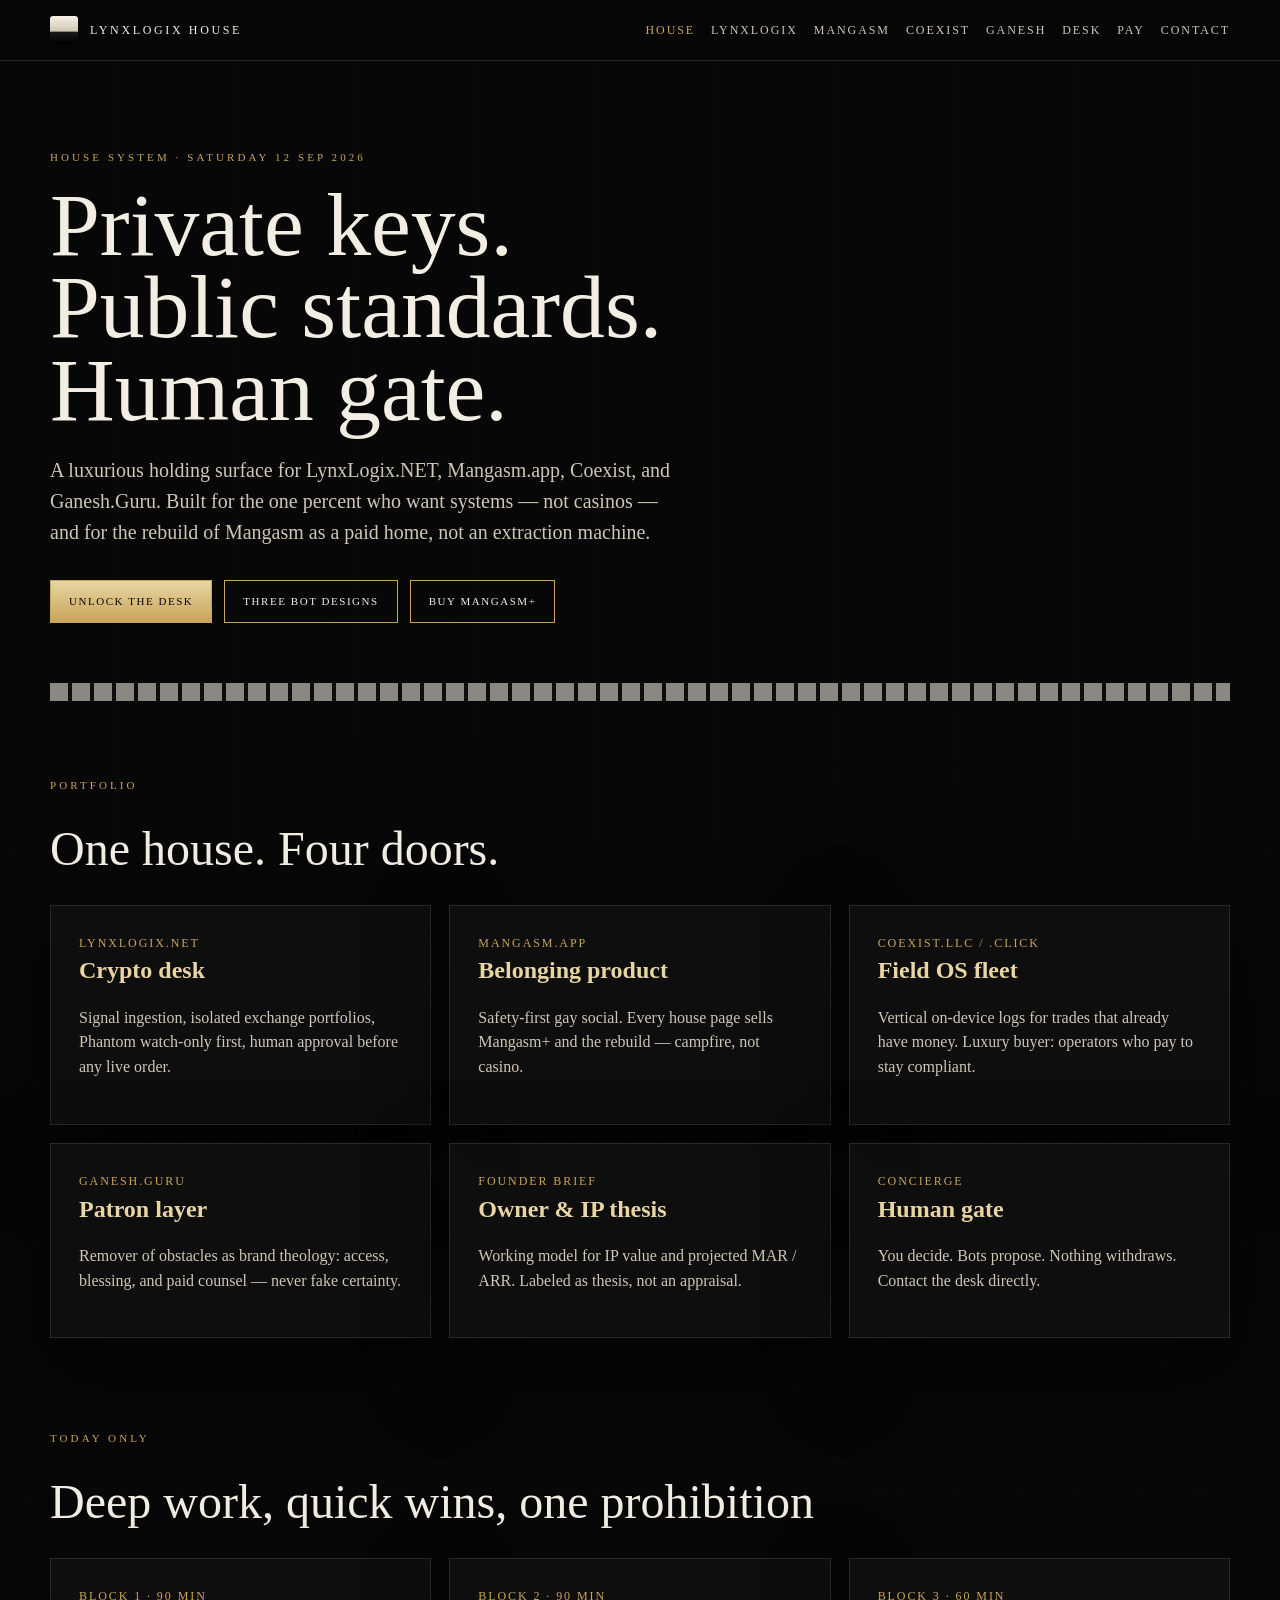
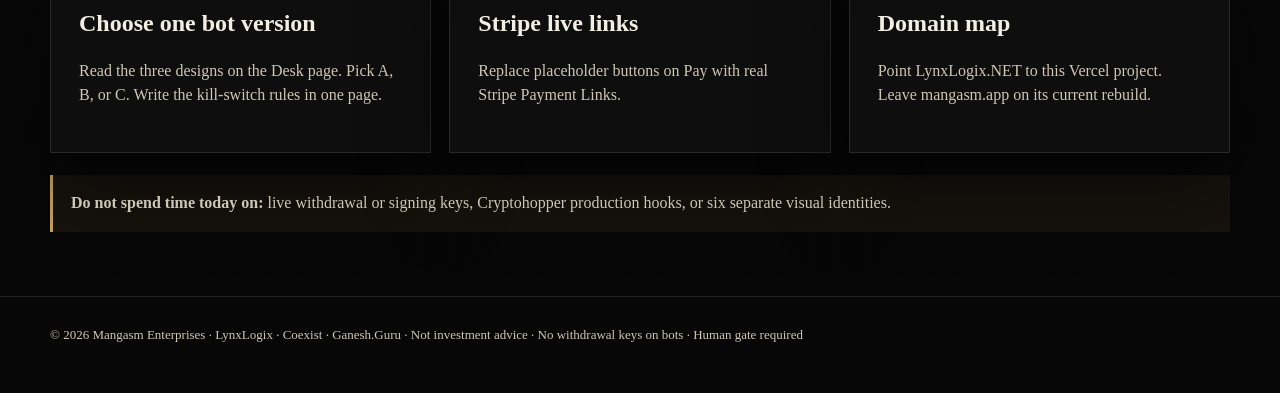
<file: index.html>
<!doctype html>
<html lang="en">
<head>
  <meta charset="utf-8" />
  <meta name="viewport" content="width=device-width, initial-scale=1" />
  <title>LynxLogix House — Black Piano Key</title>
  <link rel="stylesheet" href="styles.css" />
</head>
<body data-page="index.html">
<div id="chrome-top"></div>
<main class="wrap">
  <section class="hero">
    <div class="kicker">House system · Saturday 12 Sep 2026</div>
    <h1>Private keys.<br>Public standards.<br>Human gate.</h1>
    <p class="lede">A luxurious holding surface for LynxLogix.NET, Mangasm.app, Coexist, and Ganesh.Guru. Built for the one percent who want systems — not casinos — and for the rebuild of Mangasm as a paid home, not an extraction machine.</p>
    <div class="cta-row">
      <a class="btn" href="pay.html">Unlock the desk</a>
      <a class="btn ghost" href="desk.html">Three bot designs</a>
      <a class="btn ghost" href="https://www.mangasm.app/" target="_blank" rel="noopener">Buy Mangasm+</a>
    </div>
  </section>
  <div class="keys"></div>
  <section>
    <div class="kicker">Portfolio</div>
    <h2>One house. Four doors.</h2>
    <div class="grid three">
      <a class="card" href="lynxlogix.html"><div class="meta">LynxLogix.NET</div><h3>Crypto desk</h3><p>Signal ingestion, isolated exchange portfolios, Phantom watch-only first, human approval before any live order.</p></a>
      <a class="card" href="mangasm.html"><div class="meta">Mangasm.app</div><h3>Belonging product</h3><p>Safety-first gay social. Every house page sells Mangasm+ and the rebuild — campfire, not casino.</p></a>
      <a class="card" href="coexist.html"><div class="meta">Coexist.llc / .click</div><h3>Field OS fleet</h3><p>Vertical on-device logs for trades that already have money. Luxury buyer: operators who pay to stay compliant.</p></a>
      <a class="card" href="ganesh.html"><div class="meta">Ganesh.Guru</div><h3>Patron layer</h3><p>Remover of obstacles as brand theology: access, blessing, and paid counsel — never fake certainty.</p></a>
      <a class="card" href="about.html"><div class="meta">Founder brief</div><h3>Owner & IP thesis</h3><p>Working model for IP value and projected MAR / ARR. Labeled as thesis, not an appraisal.</p></a>
      <a class="card" href="contact.html"><div class="meta">Concierge</div><h3>Human gate</h3><p>You decide. Bots propose. Nothing withdraws. Contact the desk directly.</p></a>
    </div>
  </section>
  <section>
    <div class="kicker">Today only</div>
    <h2>Deep work, quick wins, one prohibition</h2>
    <div class="grid three">
      <div class="card"><div class="meta">Block 1 · 90 min</div><h3>Choose one bot version</h3><p>Read the three designs on the Desk page. Pick A, B, or C. Write the kill-switch rules in one page.</p></div>
      <div class="card"><div class="meta">Block 2 · 90 min</div><h3>Stripe live links</h3><p>Replace placeholder buttons on Pay with real Stripe Payment Links.</p></div>
      <div class="card"><div class="meta">Block 3 · 60 min</div><h3>Domain map</h3><p>Point LynxLogix.NET to this Vercel project. Leave mangasm.app on its current rebuild.</p></div>
    </div>
    <div class="notice" style="margin-top:22px"><strong>Do not spend time today on:</strong> live withdrawal or signing keys, Cryptohopper production hooks, or six separate visual identities.</div>
  </section>
</main>
<div id="chrome-bottom"></div>
<script src="app.js"></script>
</body>
</html>
</file>
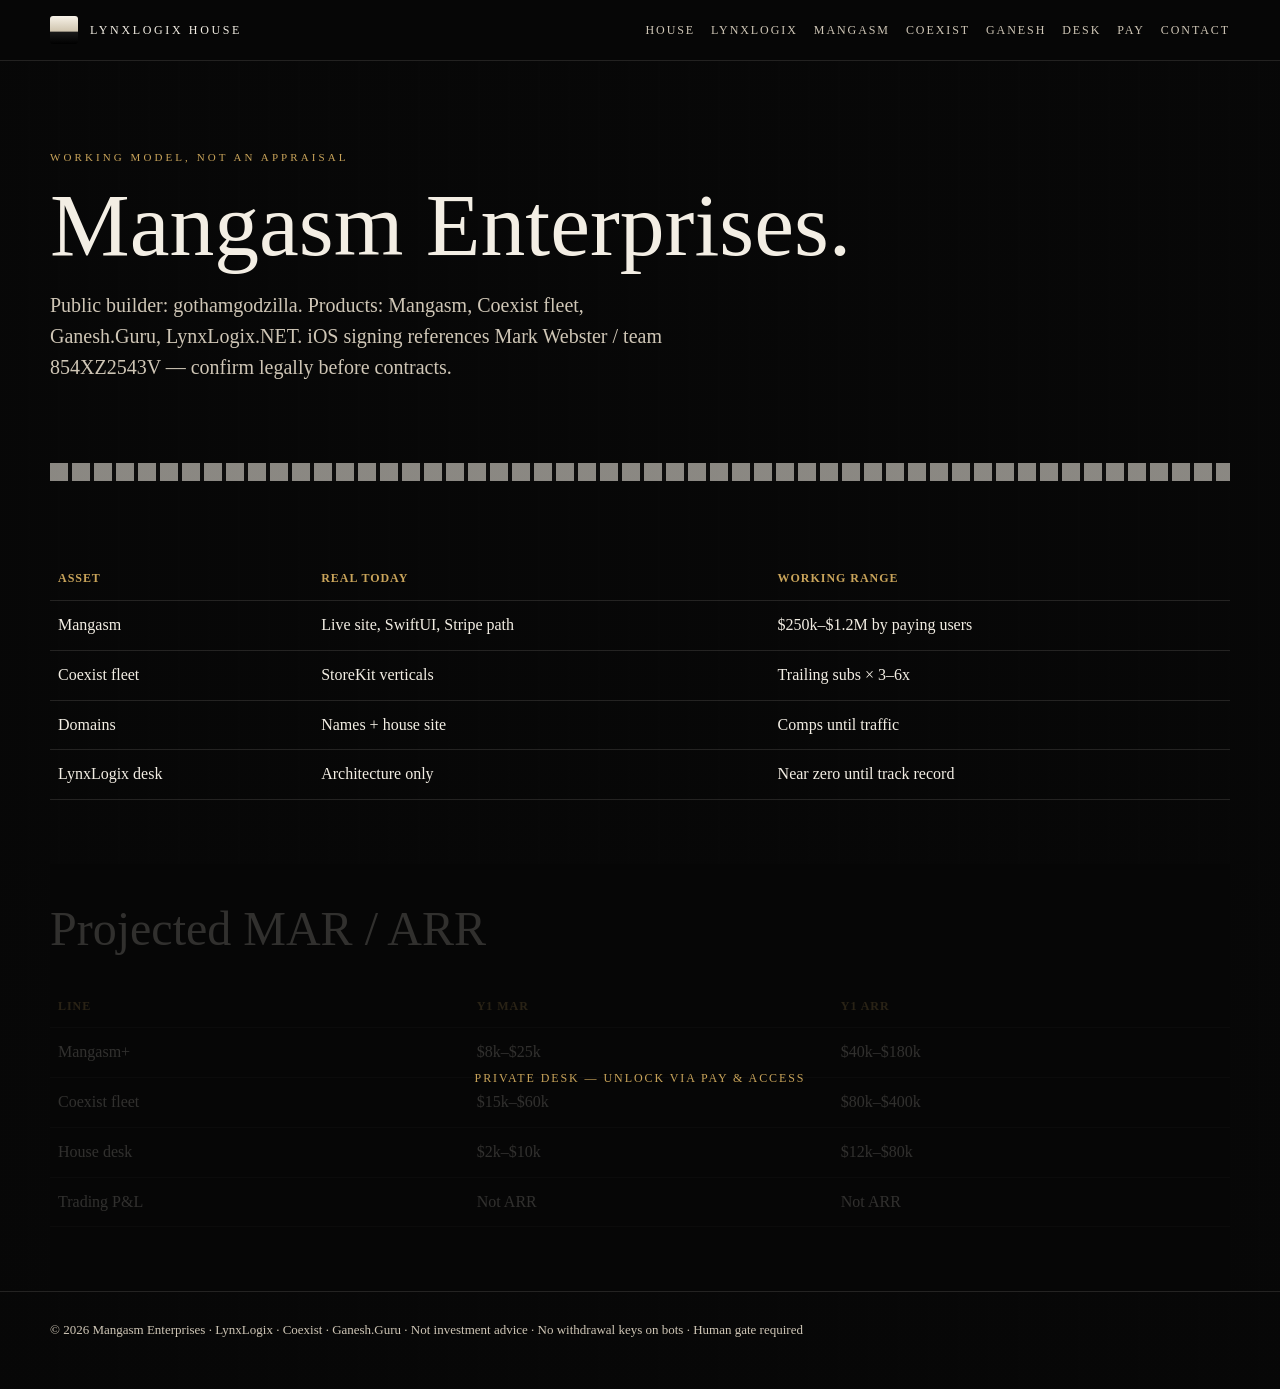
<file: about.html>
<!doctype html><html lang="en"><head><meta charset="utf-8"/><meta name="viewport" content="width=device-width, initial-scale=1"/><title>Owner · IP thesis</title><link rel="stylesheet" href="styles.css"/></head><body data-page="about.html"><div id="chrome-top"></div><main class="wrap"><section class="hero"><div class="kicker">Working model, not an appraisal</div><h1>Mangasm Enterprises.</h1><p class="lede">Public builder: gothamgodzilla. Products: Mangasm, Coexist fleet, Ganesh.Guru, LynxLogix.NET. iOS signing references Mark Webster / team 854XZ2543V — confirm legally before contracts.</p></section><div class="keys"></div><section><table><thead><tr><th>Asset</th><th>Real today</th><th>Working range</th></tr></thead><tbody><tr><td>Mangasm</td><td>Live site, SwiftUI, Stripe path</td><td>$250k–$1.2M by paying users</td></tr><tr><td>Coexist fleet</td><td>StoreKit verticals</td><td>Trailing subs × 3–6x</td></tr><tr><td>Domains</td><td>Names + house site</td><td>Comps until traffic</td></tr><tr><td>LynxLogix desk</td><td>Architecture only</td><td>Near zero until track record</td></tr></tbody></table></section><section class="lock" data-lock><h2>Projected MAR / ARR</h2><table><thead><tr><th>Line</th><th>Y1 MAR</th><th>Y1 ARR</th></tr></thead><tbody><tr><td>Mangasm+</td><td>$8k–$25k</td><td>$40k–$180k</td></tr><tr><td>Coexist fleet</td><td>$15k–$60k</td><td>$80k–$400k</td></tr><tr><td>House desk</td><td>$2k–$10k</td><td>$12k–$80k</td></tr><tr><td>Trading P&amp;L</td><td>Not ARR</td><td>Not ARR</td></tr></tbody></table></section></main><div id="chrome-bottom"></div><script src="app.js"></script></body></html>
</file>
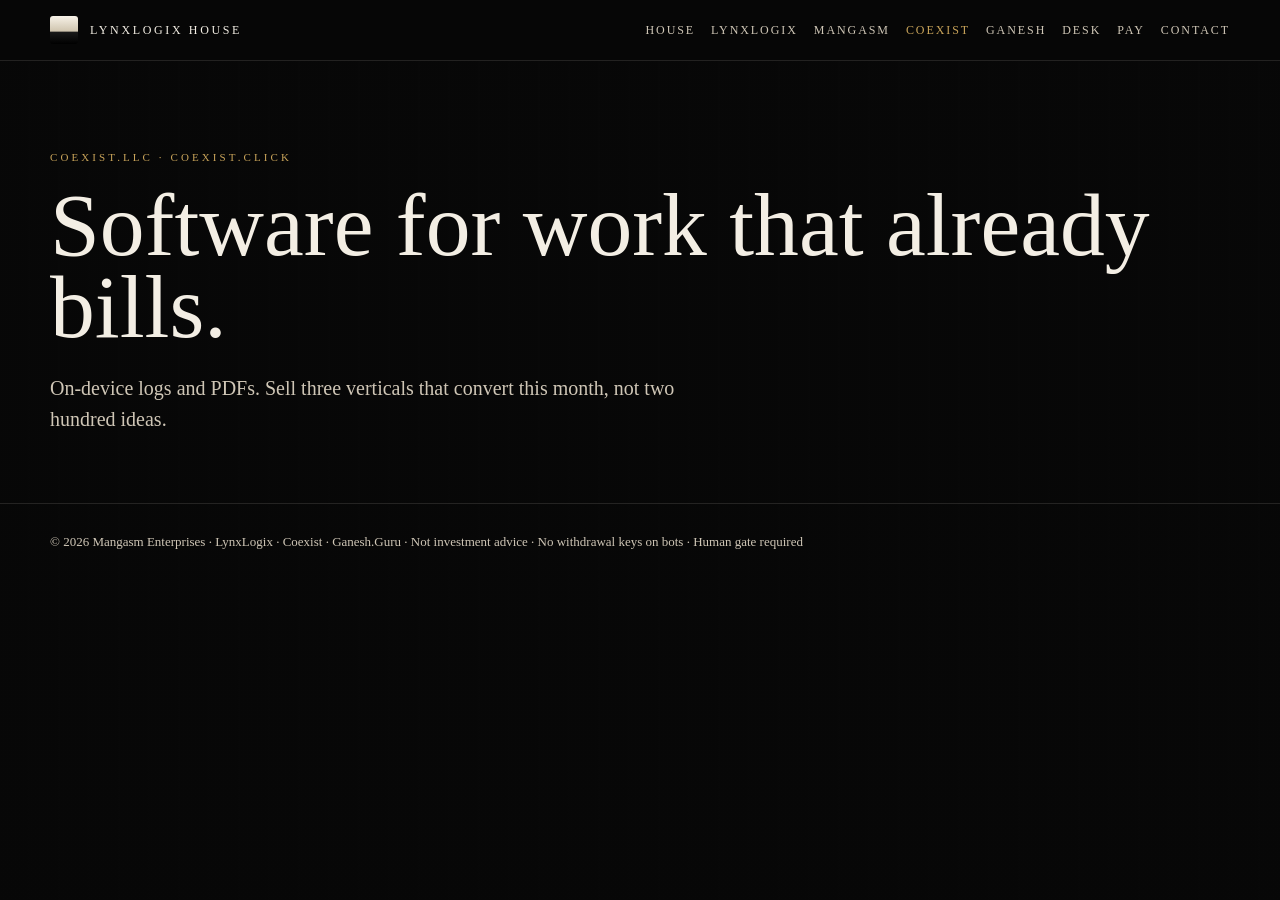
<file: coexist.html>
<!doctype html><html lang="en"><head><meta charset="utf-8"/><meta name="viewport" content="width=device-width, initial-scale=1"/><title>Coexist</title><link rel="stylesheet" href="styles.css"/></head><body data-page="coexist.html"><div id="chrome-top"></div><main class="wrap"><section class="hero"><div class="kicker">Coexist.llc · Coexist.Click</div><h1>Software for work that already bills.</h1><p class="lede">On-device logs and PDFs. Sell three verticals that convert this month, not two hundred ideas.</p></section></main><div id="chrome-bottom"></div><script src="app.js"></script></body></html>
</file>
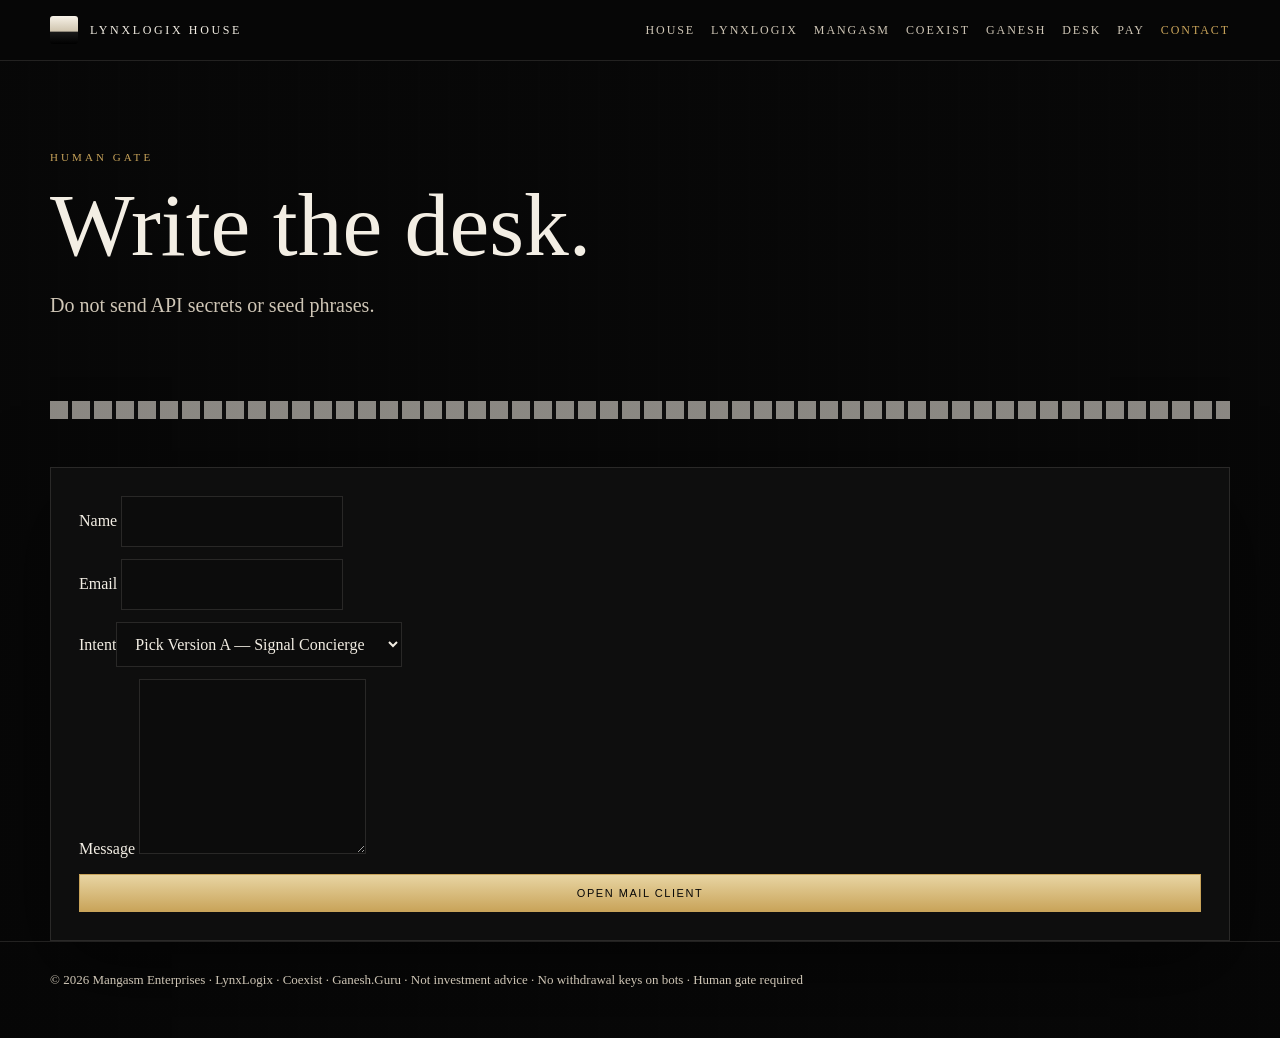
<file: contact.html>
<!doctype html><html lang="en"><head><meta charset="utf-8"/><meta name="viewport" content="width=device-width, initial-scale=1"/><title>Contact</title><link rel="stylesheet" href="styles.css"/></head><body data-page="contact.html"><div id="chrome-top"></div><main class="wrap"><section class="hero"><div class="kicker">Human gate</div><h1>Write the desk.</h1><p class="lede">Do not send API secrets or seed phrases.</p></section><div class="keys"></div><form id="contact-form" class="card"><label>Name <input name="name" required/></label><label>Email <input type="email" name="email" required/></label><label>Intent<select name="intent"><option>Pick Version A — Signal Concierge</option><option>Pick Version B — Dual-Venue Desk</option><option>Pick Version C — On-chain Steward</option><option>Mangasm+ / rebuild</option><option>Coexist fleet</option><option>Patron / Ganesh</option></select></label><label>Message <textarea name="message" rows="6" required></textarea></label><button class="btn" type="submit">Open mail client</button></form></main><div id="chrome-bottom"></div><script src="app.js"></script></body></html>
</file>
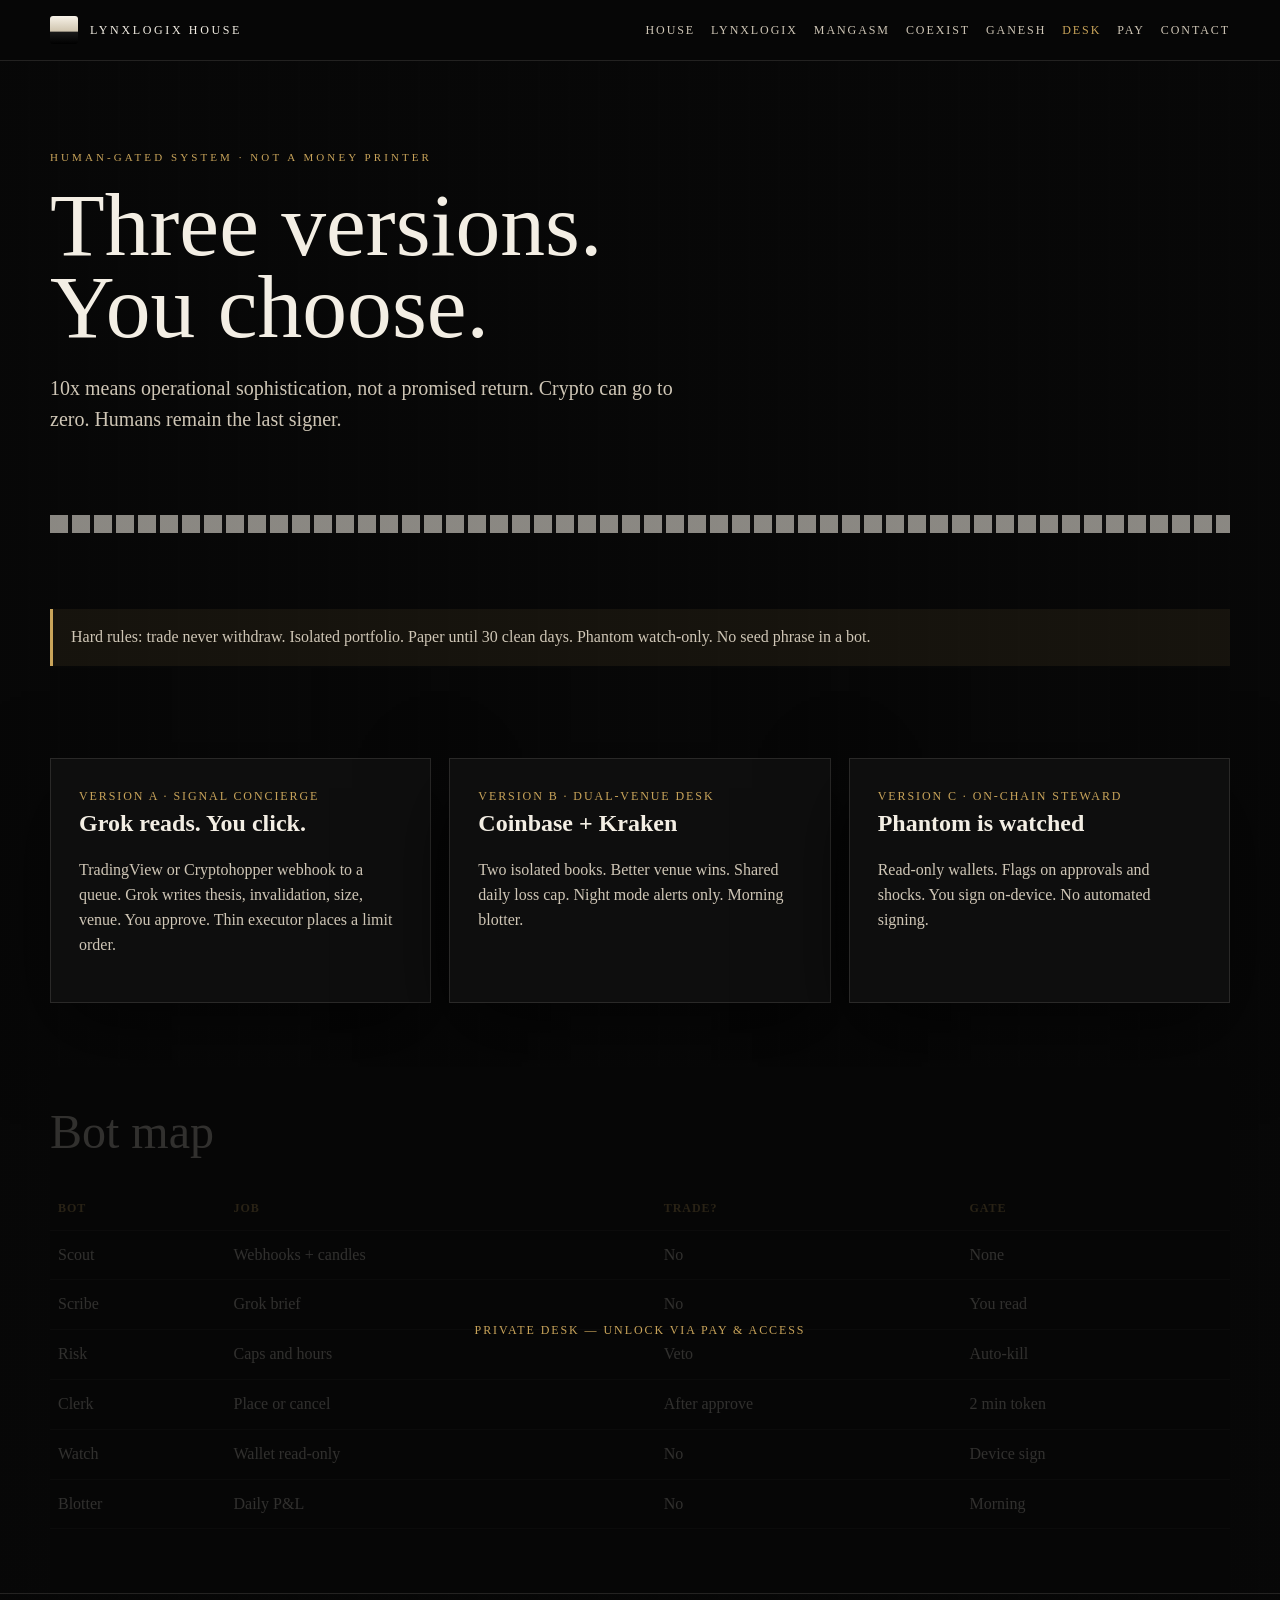
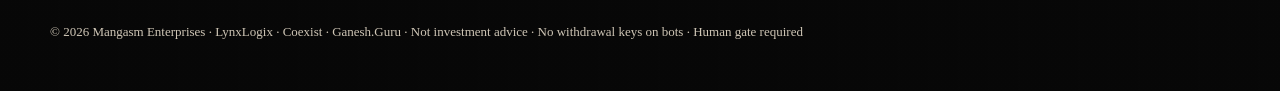
<file: desk.html>
<!doctype html><html lang="en"><head><meta charset="utf-8"/><meta name="viewport" content="width=device-width, initial-scale=1"/><title>Desk — Three bot designs</title><link rel="stylesheet" href="styles.css"/></head><body data-page="desk.html"><div id="chrome-top"></div><main class="wrap"><section class="hero"><div class="kicker">Human-gated system · not a money printer</div><h1>Three versions.<br>You choose.</h1><p class="lede">10x means operational sophistication, not a promised return. Crypto can go to zero. Humans remain the last signer.</p></section><div class="keys"></div><section><div class="notice">Hard rules: trade never withdraw. Isolated portfolio. Paper until 30 clean days. Phantom watch-only. No seed phrase in a bot.</div></section><section><div class="grid three"><article class="card"><div class="meta">Version A · Signal Concierge</div><h3>Grok reads. You click.</h3><p>TradingView or Cryptohopper webhook to a queue. Grok writes thesis, invalidation, size, venue. You approve. Thin executor places a limit order.</p></article><article class="card"><div class="meta">Version B · Dual-Venue Desk</div><h3>Coinbase + Kraken</h3><p>Two isolated books. Better venue wins. Shared daily loss cap. Night mode alerts only. Morning blotter.</p></article><article class="card"><div class="meta">Version C · On-chain Steward</div><h3>Phantom is watched</h3><p>Read-only wallets. Flags on approvals and shocks. You sign on-device. No automated signing.</p></article></div></section><section class="lock" data-lock><h2>Bot map</h2><table><thead><tr><th>Bot</th><th>Job</th><th>Trade?</th><th>Gate</th></tr></thead><tbody><tr><td>Scout</td><td>Webhooks + candles</td><td>No</td><td>None</td></tr><tr><td>Scribe</td><td>Grok brief</td><td>No</td><td>You read</td></tr><tr><td>Risk</td><td>Caps and hours</td><td>Veto</td><td>Auto-kill</td></tr><tr><td>Clerk</td><td>Place or cancel</td><td>After approve</td><td>2 min token</td></tr><tr><td>Watch</td><td>Wallet read-only</td><td>No</td><td>Device sign</td></tr><tr><td>Blotter</td><td>Daily P&amp;L</td><td>No</td><td>Morning</td></tr></tbody></table></section></main><div id="chrome-bottom"></div><script src="app.js"></script></body></html>
</file>
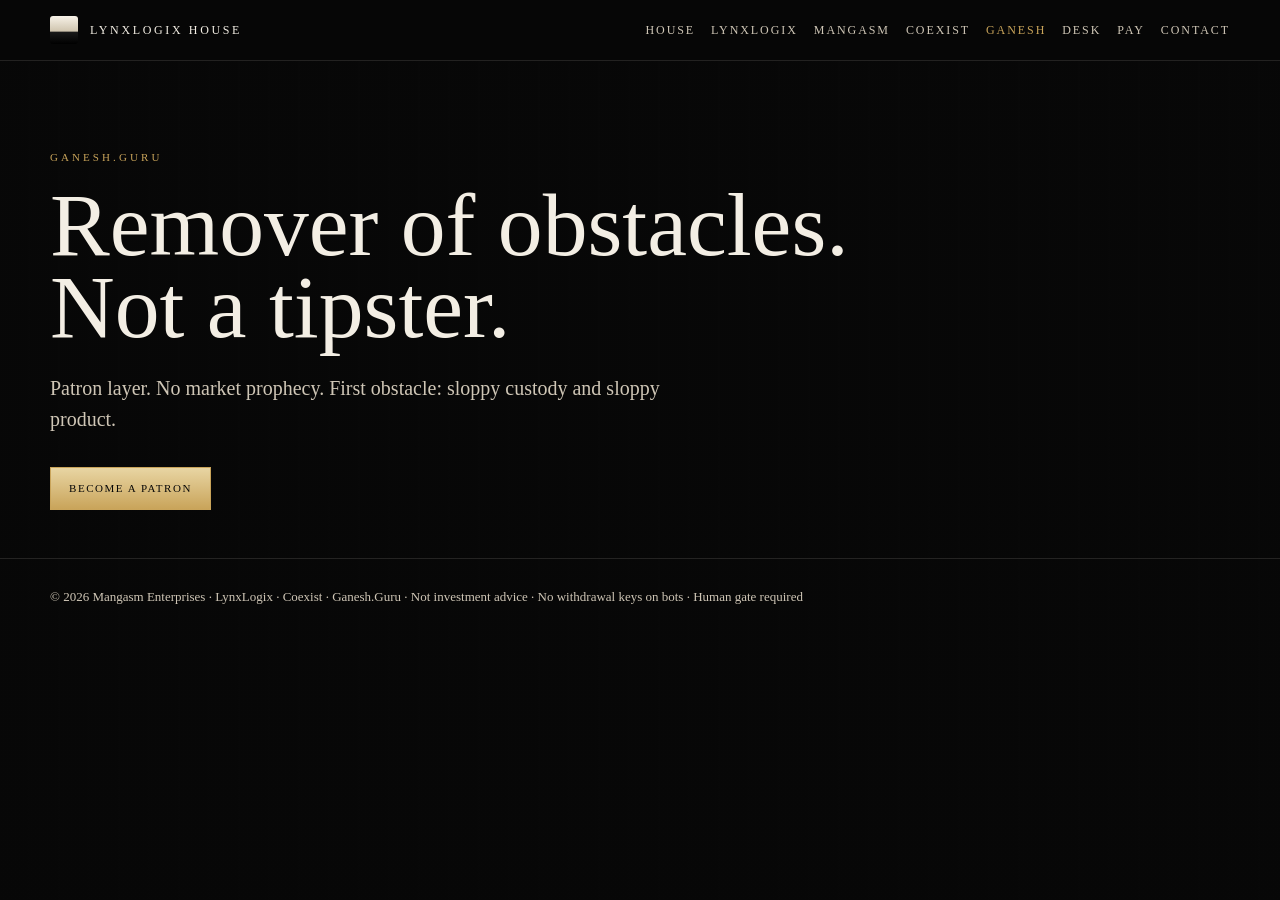
<file: ganesh.html>
<!doctype html><html lang="en"><head><meta charset="utf-8"/><meta name="viewport" content="width=device-width, initial-scale=1"/><title>Ganesh.Guru</title><link rel="stylesheet" href="styles.css"/></head><body data-page="ganesh.html"><div id="chrome-top"></div><main class="wrap"><section class="hero"><div class="kicker">Ganesh.Guru</div><h1>Remover of obstacles.<br>Not a tipster.</h1><p class="lede">Patron layer. No market prophecy. First obstacle: sloppy custody and sloppy product.</p><div class="cta-row"><a class="btn" href="pay.html">Become a patron</a></div></section></main><div id="chrome-bottom"></div><script src="app.js"></script></body></html>
</file>
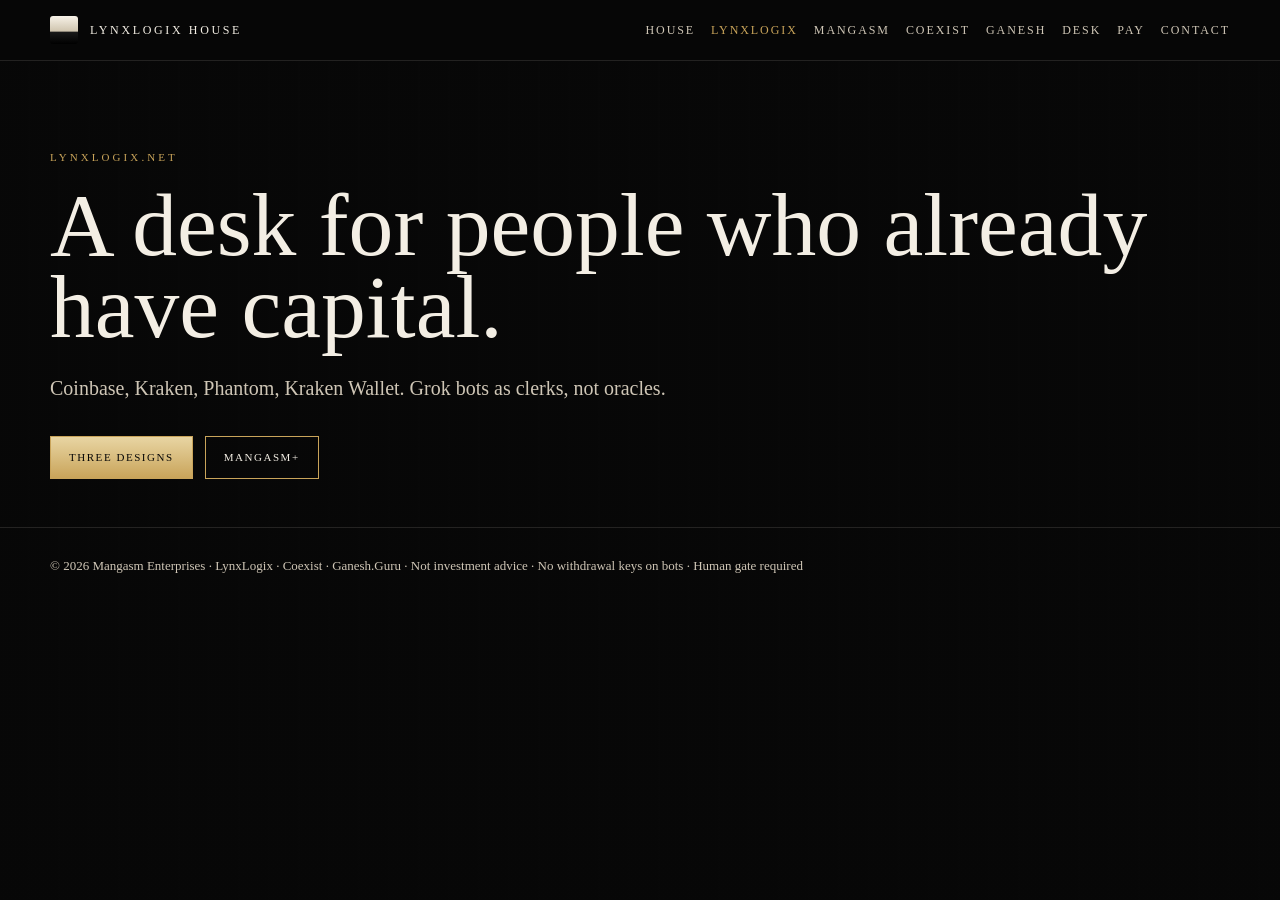
<file: lynxlogix.html>
<!doctype html><html lang="en"><head><meta charset="utf-8"/><meta name="viewport" content="width=device-width, initial-scale=1"/><title>LynxLogix.NET</title><link rel="stylesheet" href="styles.css"/></head><body data-page="lynxlogix.html"><div id="chrome-top"></div><main class="wrap"><section class="hero"><div class="kicker">LynxLogix.NET</div><h1>A desk for people who already have capital.</h1><p class="lede">Coinbase, Kraken, Phantom, Kraken Wallet. Grok bots as clerks, not oracles.</p><div class="cta-row"><a class="btn" href="desk.html">Three designs</a><a class="btn ghost" href="https://www.mangasm.app/plus">Mangasm+</a></div></section></main><div id="chrome-bottom"></div><script src="app.js"></script></body></html>
</file>
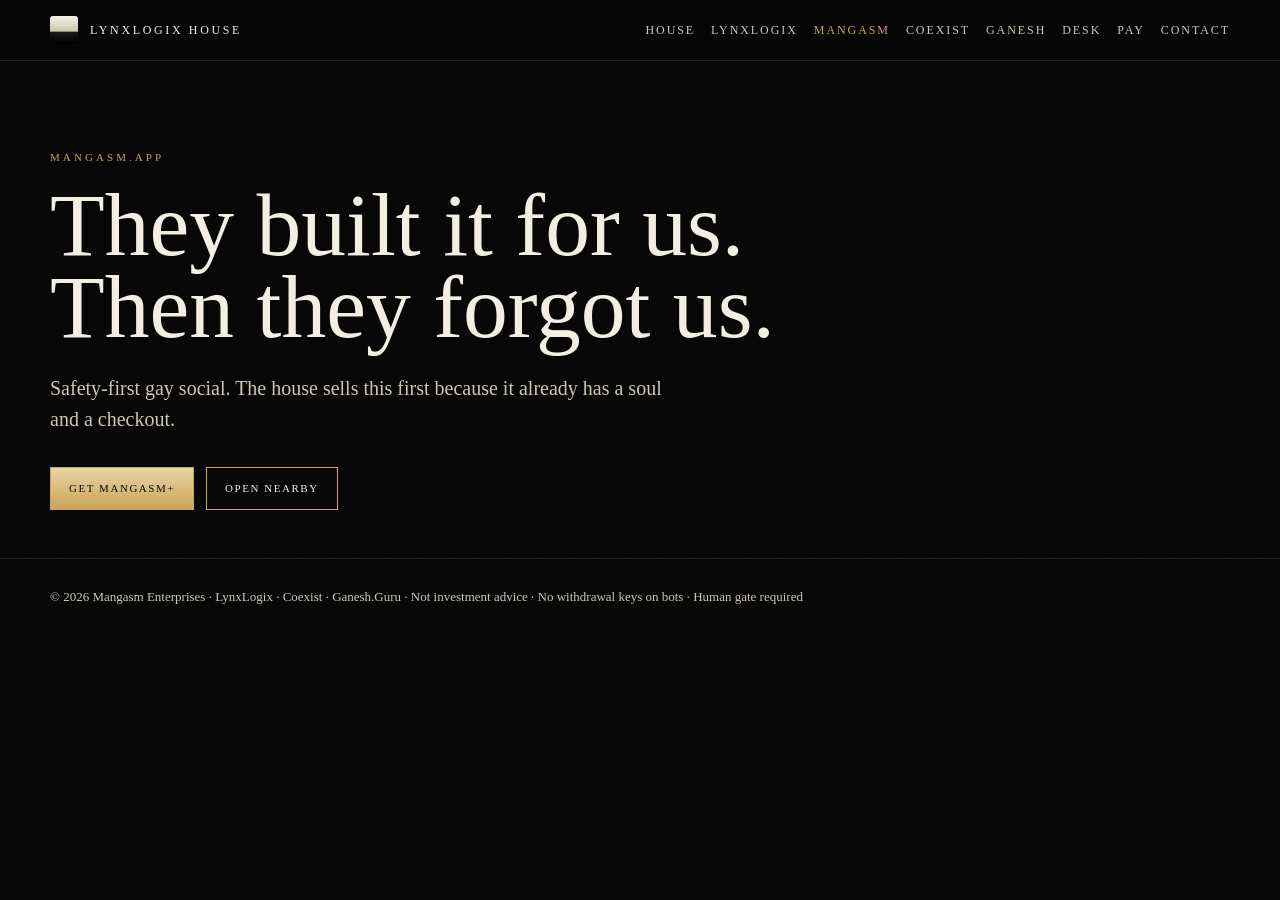
<file: mangasm.html>
<!doctype html><html lang="en"><head><meta charset="utf-8"/><meta name="viewport" content="width=device-width, initial-scale=1"/><title>Mangasm</title><link rel="stylesheet" href="styles.css"/></head><body data-page="mangasm.html"><div id="chrome-top"></div><main class="wrap"><section class="hero"><div class="kicker">Mangasm.app</div><h1>They built it for us.<br>Then they forgot us.</h1><p class="lede">Safety-first gay social. The house sells this first because it already has a soul and a checkout.</p><div class="cta-row"><a class="btn" href="https://www.mangasm.app/plus">Get Mangasm+</a><a class="btn ghost" href="https://www.mangasm.app/map">Open Nearby</a></div></section></main><div id="chrome-bottom"></div><script src="app.js"></script></body></html>
</file>
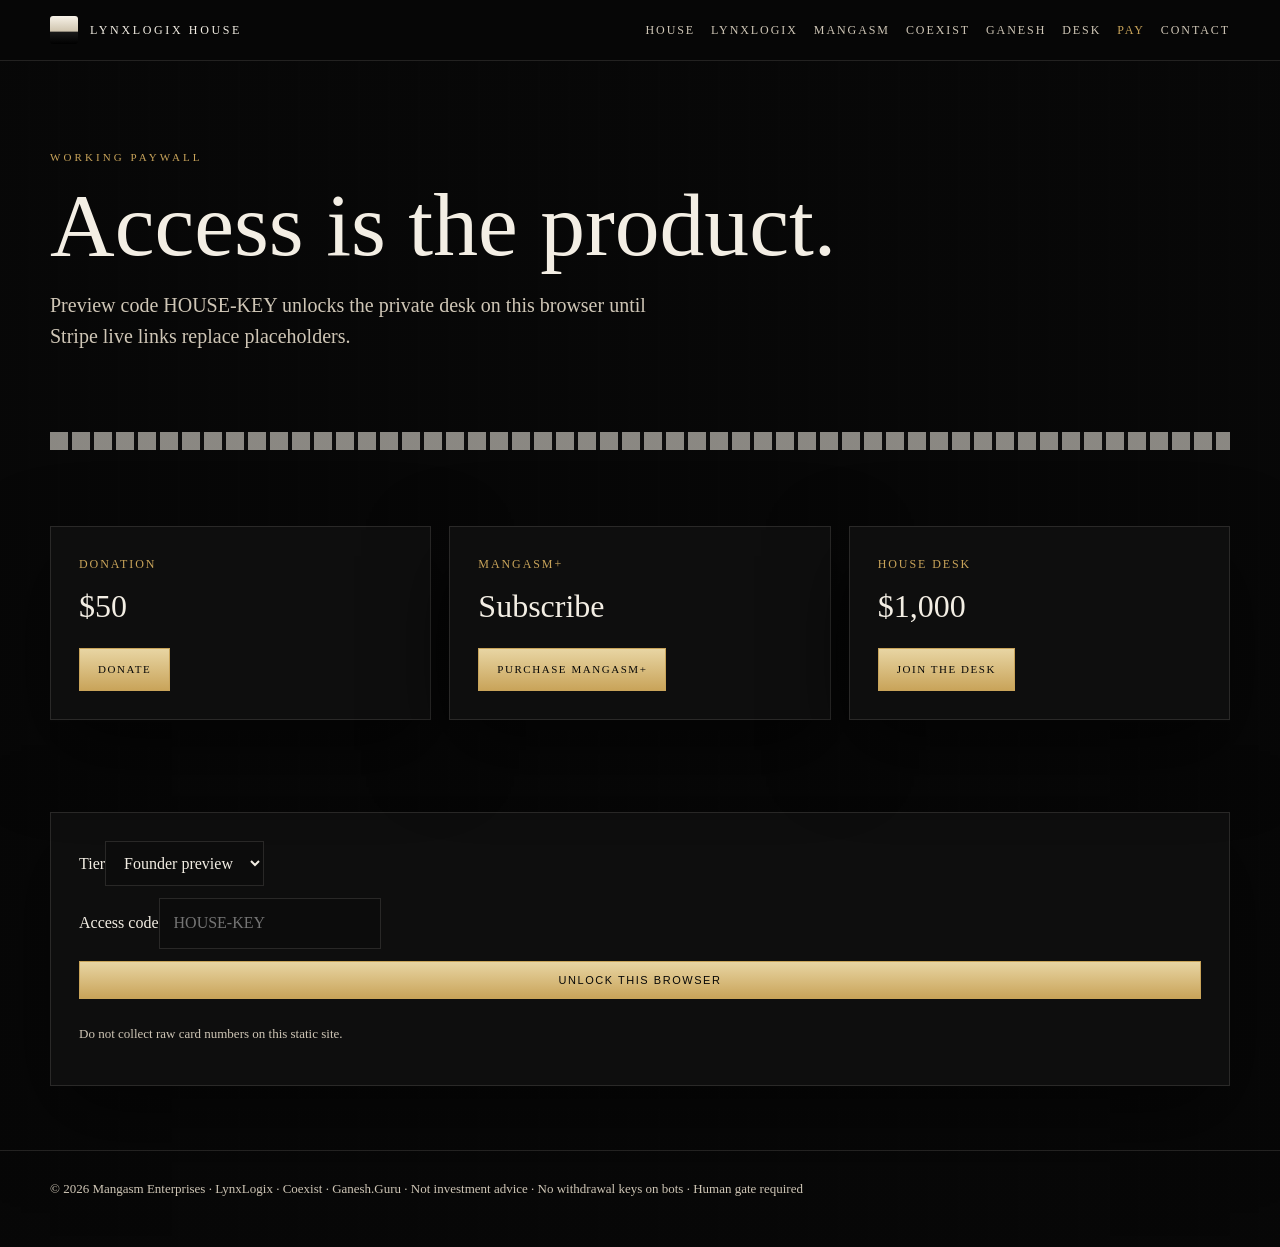
<file: pay.html>
<!doctype html><html lang="en"><head><meta charset="utf-8"/><meta name="viewport" content="width=device-width, initial-scale=1"/><title>Paywall</title><link rel="stylesheet" href="styles.css"/></head><body data-page="pay.html"><div id="chrome-top"></div><main class="wrap"><section class="hero"><div class="kicker">Working paywall</div><h1>Access is the product.</h1><p class="lede">Preview code HOUSE-KEY unlocks the private desk on this browser until Stripe live links replace placeholders.</p></section><div class="keys"></div><section><div class="grid three"><div class="card"><div class="meta">Donation</div><div class="price">$50</div><a class="btn" href="https://buy.stripe.com/test_replace_donation">Donate</a></div><div class="card"><div class="meta">Mangasm+</div><div class="price">Subscribe</div><a class="btn" href="https://www.mangasm.app/plus">Purchase Mangasm+</a></div><div class="card"><div class="meta">House desk</div><div class="price">$1,000</div><a class="btn" href="https://buy.stripe.com/test_replace_desk">Join the desk</a></div></div></section><section><form id="pay-form" class="card"><label>Tier<select name="tier"><option value="preview">Founder preview</option><option value="donate">Donation</option><option value="plus">Mangasm+</option><option value="desk">House desk</option></select></label><label>Access code<input name="code" placeholder="HOUSE-KEY" autocomplete="off"/></label><button class="btn" type="submit">Unlock this browser</button><p id="pay-status" class="tiny">Do not collect raw card numbers on this static site.</p></form></section></main><div id="chrome-bottom"></div><script src="app.js"></script></body></html>
</file>
<file: styles.css>
:root{--ink:#070707;--ivory:#f3eee4;--ivory-dim:#cfc6b6;--gold:#c9a45a;--gold-2:#e8d5a3;--keyline:rgba(243,238,228,.12);--shadow:0 30px 80px rgba(0,0,0,.55)}*{box-sizing:border-box}body{margin:0;background:linear-gradient(180deg,rgba(7,7,7,.92),rgba(7,7,7,.96)),repeating-linear-gradient(90deg,#0b0b0b 0 28px,#121212 28px 30px,#0b0b0b 30px 58px,#161616 58px 60px);color:var(--ivory);font-family:"Iowan Old Style","Palatino Linotype",Palatino,serif;line-height:1.55;min-height:100vh}a{color:var(--gold-2);text-decoration:none}a:hover{color:#fff}.wrap{width:min(1180px,calc(100% - 40px));margin:0 auto}.topbar{position:sticky;top:0;z-index:20;backdrop-filter:blur(16px);background:rgba(7,7,7,.78);border-bottom:1px solid var(--keyline)}.topbar-inner{display:flex;align-items:center;justify-content:space-between;padding:16px 0;gap:16px}.brand{display:flex;align-items:center;gap:12px;letter-spacing:.22em;text-transform:uppercase;font-size:12px;color:var(--ivory)}.mark{width:28px;height:28px;background:linear-gradient(180deg,#f7f2e8,#cfc4ae 55%,#1a1a1a 56%,#000);border-radius:3px}nav{display:flex;flex-wrap:wrap;gap:16px;font-size:12px;letter-spacing:.16em;text-transform:uppercase}nav a{color:var(--ivory-dim)}nav a.active,nav a:hover{color:var(--gold)}.hero{padding:88px 0 48px}.kicker{color:var(--gold);letter-spacing:.28em;text-transform:uppercase;font-size:11px;margin-bottom:18px}h1{font-weight:500;font-size:clamp(42px,7vw,92px);line-height:.92;margin:0 0 24px} .lede{max-width:640px;font-size:20px;color:var(--ivory-dim)}.cta-row{display:flex;flex-wrap:wrap;gap:12px;margin-top:32px}.btn{border:1px solid var(--gold);color:#070707;background:linear-gradient(180deg,var(--gold-2),var(--gold));padding:12px 18px;letter-spacing:.14em;text-transform:uppercase;font-size:11px;cursor:pointer;display:inline-block}.btn.ghost{background:transparent;color:var(--ivory)}.keys{height:18px;margin:12px 0 48px;background:repeating-linear-gradient(90deg,#f6f1e7 0 18px,#111 18px 22px,#f6f1e7 22px 40px,#111 40px 44px);opacity:.55}.grid{display:grid;gap:18px}.grid.three{grid-template-columns:repeat(3,1fr)}.grid.two{grid-template-columns:repeat(2,1fr)}@media(max-width:860px){.grid.three,.grid.two{grid-template-columns:1fr}nav{display:none}}.card{background:rgba(16,16,16,.86);border:1px solid var(--keyline);padding:28px;box-shadow:var(--shadow)}.card h3{margin:0 0 8px;font-size:24px}.card p{color:var(--ivory-dim)}.meta{font-size:12px;letter-spacing:.16em;text-transform:uppercase;color:var(--gold)}section{padding:28px 0 64px}h2{font-size:clamp(28px,4vw,48px);margin:0 0 18px;font-weight:500}table{width:100%;border-collapse:collapse}th,td{border-bottom:1px solid var(--keyline);padding:12px 8px;text-align:left;vertical-align:top}th{color:var(--gold);font-size:12px;letter-spacing:.08em;text-transform:uppercase}.notice{border-left:3px solid var(--gold);padding:16px 18px;background:rgba(201,164,90,.08);color:var(--ivory-dim)}form{display:grid;gap:12px}input,textarea,select{background:#0c0c0c;color:var(--ivory);border:1px solid var(--keyline);padding:12px 14px;font:inherit}footer{border-top:1px solid var(--keyline);padding:28px 0 48px;color:var(--ivory-dim);font-size:13px}.lock{position:relative}.lock.blocked::after{content:"Private desk — unlock via Pay & Access";position:absolute;inset:0;background:rgba(7,7,7,.82);display:flex;align-items:center;justify-content:center;letter-spacing:.16em;text-transform:uppercase;font-size:12px;color:var(--gold)}.price{font-size:32px;margin:8px 0 16px}.tiny{font-size:13px;color:var(--ivory-dim)}
</file>
